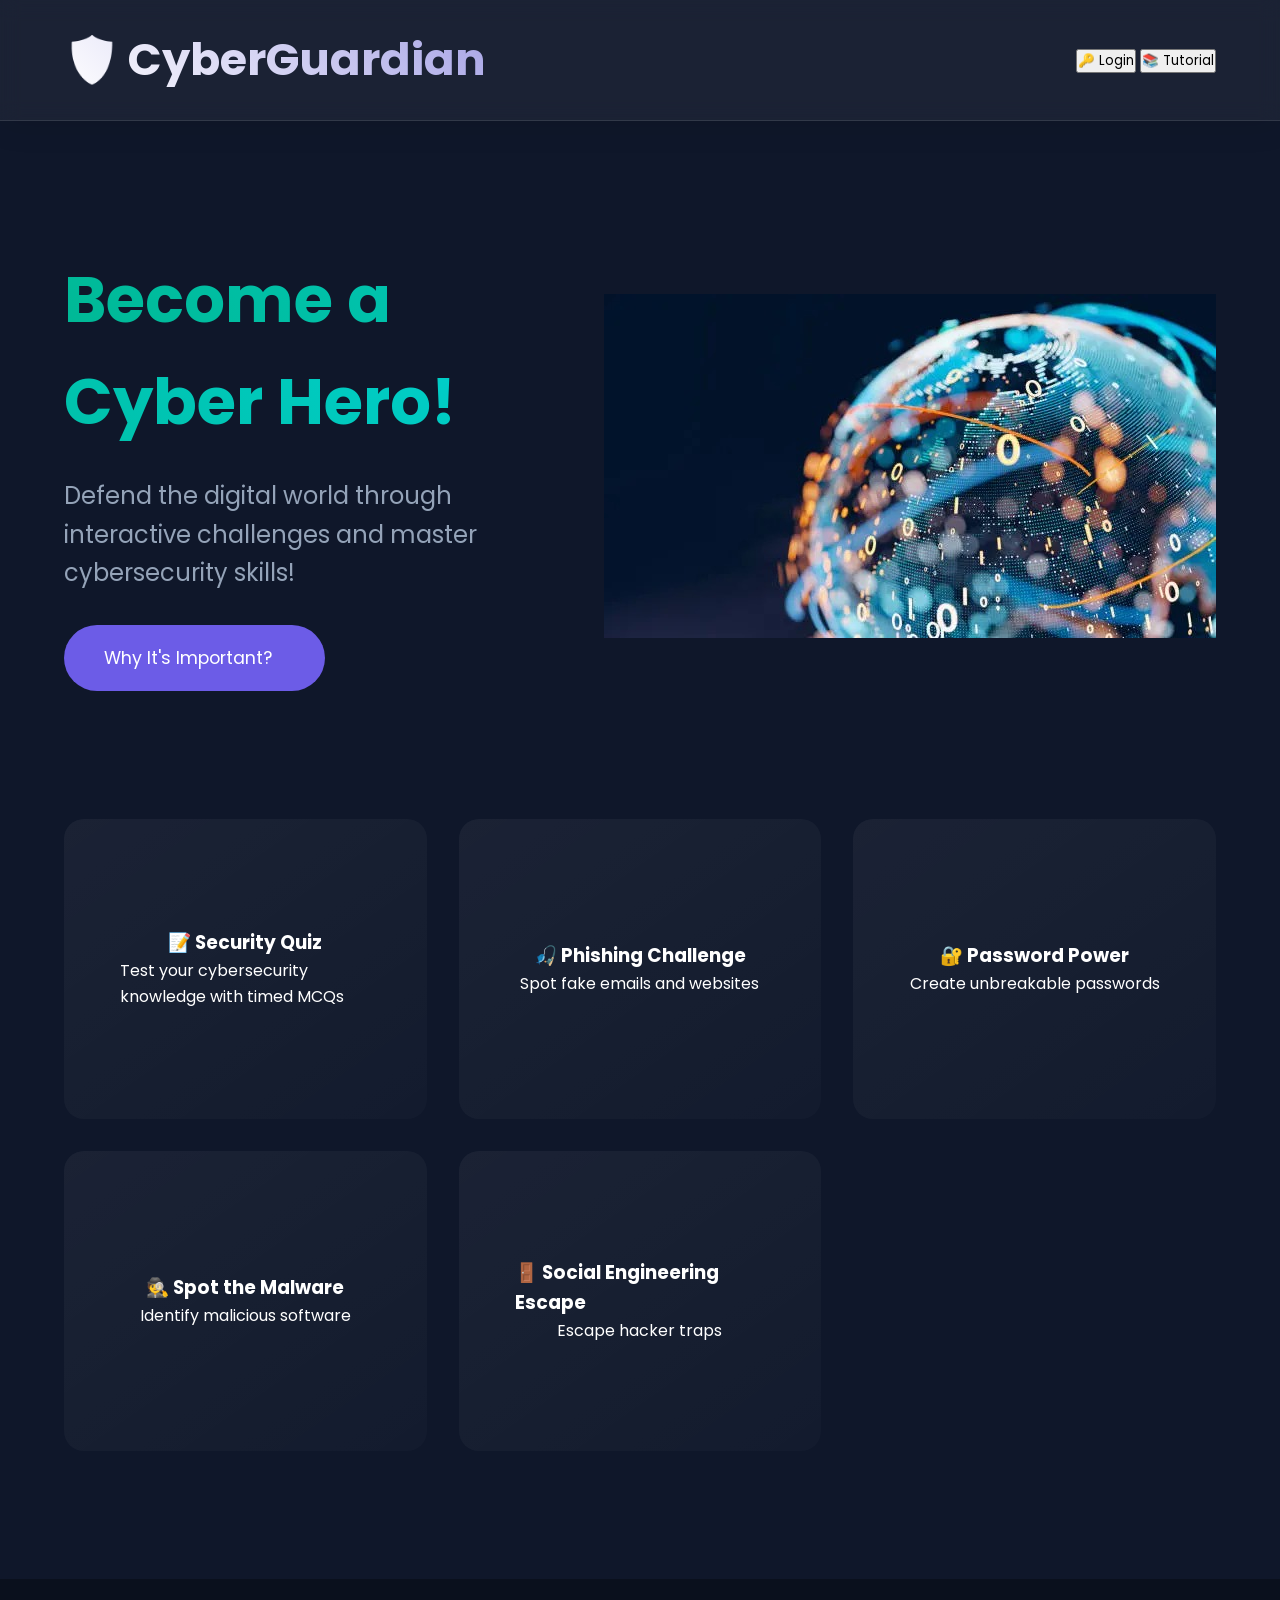
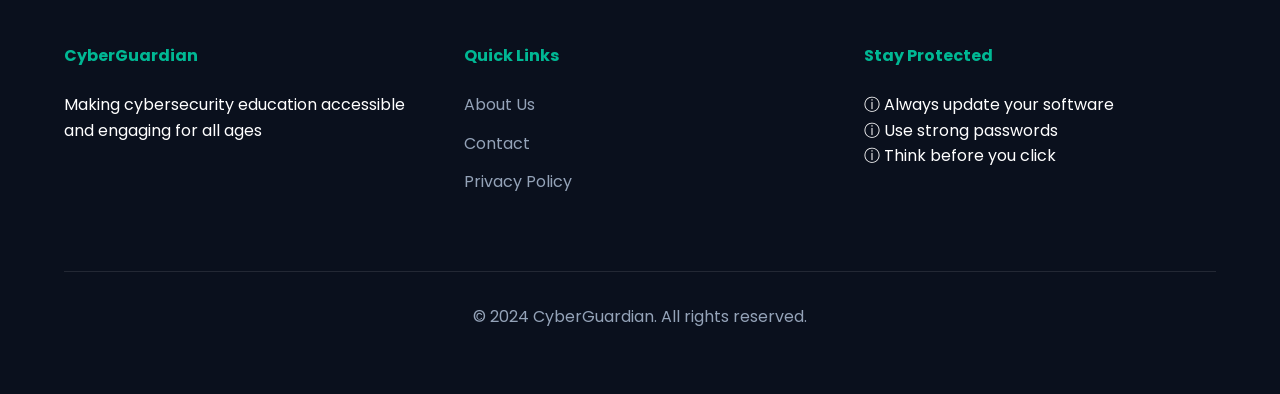
<file: public/index.html>
<!DOCTYPE html>
<html lang="en">
<head>
    <meta charset="UTF-8">
    <meta name="viewport" content="width=device-width, initial-scale=1.0">
    <title>CyberGuardian - Home</title>
    <link rel="stylesheet" href="https://fonts.googleapis.com/css2?family=Poppins:wght@300;400;600;700&display=swap">
    <link rel="stylesheet" href="style.css">
</head>
<body>
    <body>
        <div class="particles"></div>        
        <header class="glass-header">
            <h1 class="title">
                <span class="shield-icon">🛡️</span>
                CyberGuardian
            </h1>
            <nav>
                <button class="nav-btn" id="authBtn" onclick="toggleAuth()">🔑 Login</button>
                <button class="nav-btn" onclick="startLearning()">📚 Tutorial</button>
            </nav>
        </header>
    
        <main class="container">
            <section class="hero">
                <div class="hero-content">
                    <div class="hero-text">
                        <h2 class="hero-title">
                            <span class="gradient-text">Become a Cyber Hero!</span>
                            <div class="sparkle"></div>
                        </h2>
                        <p class="hero-subtitle">Defend the digital world through interactive challenges and master cybersecurity skills!</p>
                        <button class="cta-pulse" onclick="showImportance()">
                            Why It's Important?
                            <div class="hover-effect"></div>
                        </button>
    
                        <!-- Importance Pop-up -->
                        <div class="importance-popup" id="importancePopup">
                            <div class="popup-content">
                                <h2>Why Cybersecurity Matters?</h2>
                                <div class="importance-content">
                                    <div class="importance-item">
                                        <div class="importance-icon">🔒</div>
                                        <h3>Protect Personal Data</h3>
                                        <p>Prevent identity theft and financial fraud</p>
                                    </div>
                                    <div class="importance-item">
                                        <div class="importance-icon">🏢</div>
                                        <h3>Secure Businesses</h3>
                                        <p>Guard against corporate data breaches</p>
                                    </div>
                                    <div class="importance-item">
                                        <div class="importance-icon">🌐</div>
                                        <h3>National Security</h3>
                                        <p>Protect critical infrastructure from attacks</p>
                                    </div>
                                </div>
                                <button class="close-popup" onclick="closeImportance()">×</button>
                            </div>
                        </div>
                    </div>
                    <div class="hero-visual">
                         <img src="res/img.jpg" class="hero-image floating" alt="Cyber Security Illustration">                       
                        <div class="glow"></div>
                    </div>
                </div>
            </section>
    
            <!-- Games Section -->
            <section class="game-grid">
                <!-- Game 1: Security Quiz -->
                <article class="game-card" onclick="window.location='game-quiz.html'">
                    <div class="game-card-inner">
                        <div class="game-card-front">
                            <h3>📝 Security Quiz</h3>
                            <p>Test your cybersecurity knowledge with timed MCQs</p>
                        </div>
                        <div class="game-card-back">
                            <p>⏱️ Timed challenges<br>🌟 Earn stars<br>📊 Compare scores</p>
                        </div>
                    </div>
                </article>
    
                <!-- Game 2: Phishing Challenge -->
                <article class="game-card" onclick="loadGame(2)">
                    <div class="game-card-inner">
                        <div class="game-card-front">
                            <h3>🎣 Phishing Challenge</h3>
                            <p>Spot fake emails and websites</p>
                        </div>
                        <div class="game-card-back">
                            <p>🔍 Identify phishing attempts<br>📧 Analyze emails<br>🌐 Detect fake websites</p>
                        </div>
                    </div>
                </article>
    
                <!-- Game 3: Password Power -->
                <article class="game-card" onclick="loadGame(3)">
                    <div class="game-card-inner">
                        <div class="game-card-front">
                            <h3>🔐 Password Power</h3>
                            <p>Create unbreakable passwords</p>
                        </div>
                        <div class="game-card-back">
                            <p>💪 Test password strength<br>🤖 AI cracker simulation<br>🏆 Earn strength badges</p>
                        </div>
                    </div>
                </article>
    
                <!-- Game 4: Spot the Malware -->
                <article class="game-card" onclick="loadGame(4)">
                    <div class="game-card-inner">
                        <div class="game-card-front">
                            <h3>🕵️ Spot the Malware</h3>
                            <p>Identify malicious software</p>
                        </div>
                        <div class="game-card-back">
                            <p>🔍 Spot fake downloads<br>⚠️ Avoid malware traps<br>🛡️ Learn safe practices</p>
                        </div>
                    </div>
                </article>
    
                <!-- Game 5: Social Engineering Escape -->
                <article class="game-card" onclick="loadGame(5)">
                    <div class="game-card-inner">
                        <div class="game-card-front">
                            <h3>🚪 Social Engineering Escape</h3>
                            <p>Escape hacker traps</p>
                        </div>
                        <div class="game-card-back">
                            <p>🧠 Solve puzzles<br>📞 Avoid scams<br>🏃 Escape hacker traps</p>
                        </div>
                    </div>
                </article>
            </section>
        </main>
    
        <!-- Footer -->
        <footer class="footer">
            <div class="footer-content">
                <div class="footer-section">
                    <h4>CyberGuardian</h4>
                    <p>Making cybersecurity education accessible and engaging for all ages</p>
                </div>
                <div class="footer-section">
                    <h4>Quick Links</h4>
                    <ul>
                        <li><a href="#about">About Us</a></li>
                        <li><a href="#contact">Contact</a></li>
                        <li><a href="#privacy">Privacy Policy</a></li>
                    </ul>
                </div>
                <div class="footer-section">
                    <h4>Stay Protected</h4>
                    <p>ⓘ Always update your software<br>
                    ⓘ Use strong passwords<br>
                    ⓘ Think before you click</p>
                </div>
            </div>
            <div class="footer-bottom">
                <p>© 2024 CyberGuardian. All rights reserved.</p>
            </div>
        </footer>
    
        <script src="script.js"></script>
    </body>
    </html>
    <script src="script.js"></script>
</body>
</html>
</file>
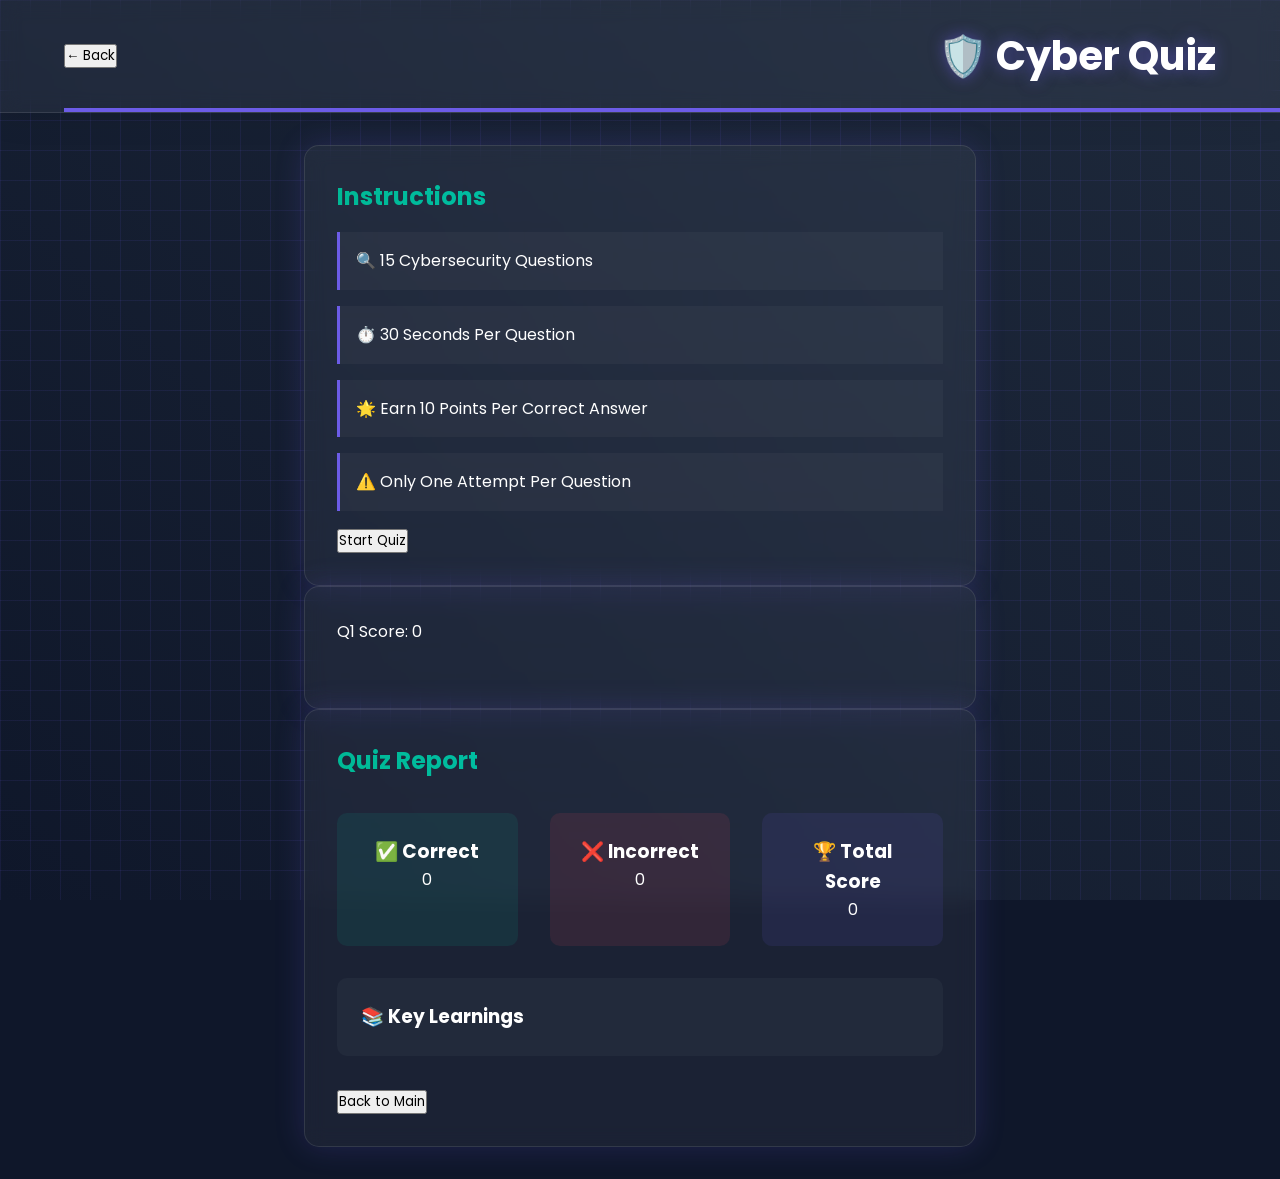
<file: public/game-quiz.html>
<!DOCTYPE html>
<html lang="en">
<head>
    <meta charset="UTF-8">
    <meta name="viewport" content="width=device-width, initial-scale=1.0">
    <title>Cyber Quiz - CyberGuardian</title>
    <link rel="stylesheet" href="https://fonts.googleapis.com/css2?family=Poppins:wght@300;400;600;700&display=swap">
    <link rel="stylesheet" href="style.css">
    <link rel="stylesheet" href="quiz-style.css">
</head>
<body>
    <div class="cyber-loader"></div>
    <div class="neon-grid"></div>
    
    <header class="glass-header">
        <button class="back-btn" onclick="window.location.href='index.html'">← Back</button>
        <h1 class="cyber-title">🛡️ Cyber Quiz</h1>
        <div class="timer-bar" id="timerBar"></div>
    </header>

    <main class="quiz-container">
        <!-- Instruction Screen -->
        <div class="screen instruction-screen active">
            <div class="cyber-card">
                <h2 class="gradient-text">Instructions</h2>
                <div class="cyber-list">
                    <p>🔍 15 Cybersecurity Questions</p>
                    <p>⏱️ 30 Seconds Per Question</p>
                    <p>🌟 Earn 10 Points Per Correct Answer</p>
                    <p>⚠️ Only One Attempt Per Question</p>
                </div>
                <button class="cyber-button" onclick="startQuiz()">Start Quiz</button>
            </div>
        </div>

        <!-- Quiz Screen -->
        <div class="screen quiz-screen">
            <div class="cyber-card">
                <div class="question-header">
                    <span class="question-number" id="questionNumber">Q1</span>
                    <span class="score" id="score">Score: 0</span>
                </div>
                <h2 class="question-text" id="questionText"></h2>
                <div class="options-grid" id="optionsContainer"></div>
            </div>
        </div>

        <!-- Results Screen -->
        <div class="screen result-screen">
            <div class="cyber-card">
                <h2 class="gradient-text">Quiz Report</h2>
                <div class="result-stats">
                    <div class="stat-box correct">
                        <h3>✅ Correct</h3>
                        <p id="correctAnswers">0</p>
                    </div>
                    <div class="stat-box incorrect">
                        <h3>❌ Incorrect</h3>
                        <p id="incorrectAnswers">0</p>
                    </div>
                    <div class="stat-box score">
                        <h3>🏆 Total Score</h3>
                        <p id="totalScore">0</p>
                    </div>
                </div>
                <div class="learnings-box">
                    <h3>📚 Key Learnings</h3>
                    <ul id="learningsList"></ul>
                </div>
                <button class="cyber-button" onclick="window.location.href='index.html'">Back to Main</button>
            </div>
        </div>
    </main>

    <script src="quiz-script.js"></script>
</body>
</html>
</file>
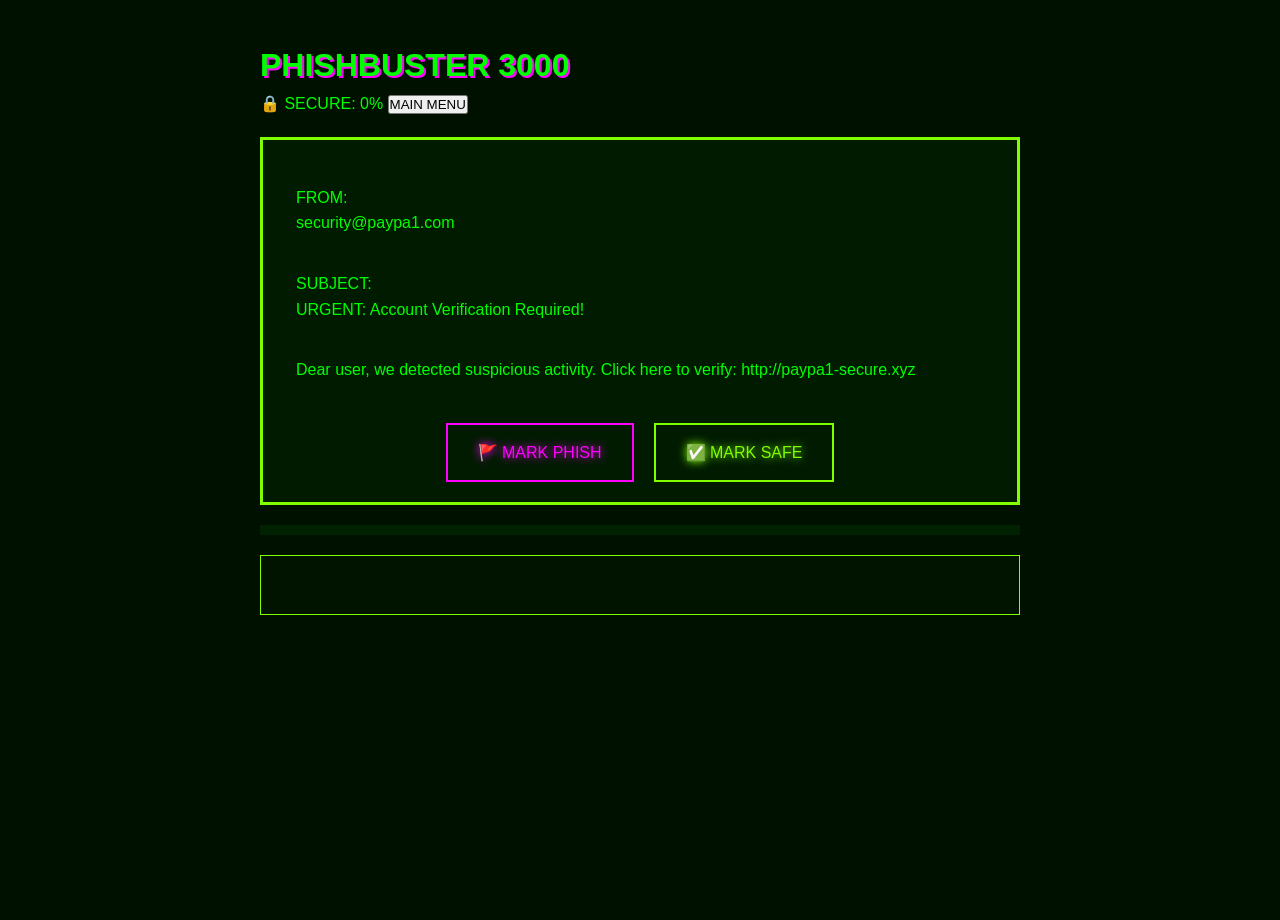
<file: public/game2.html>
<!DOCTYPE html>
<html lang="en">
<head>
    <meta charset="UTF-8">
    <meta name="viewport" content="width=device-width, initial-scale=1.0">
    <title>PhishBuster 3000</title>
    <link rel="stylesheet" href="style.css">
    <link rel="stylesheet" href="game2.css">
</head>
<body>
    <div class="game-container">
        <header class="game-header">
            <h1 class="glitch">PHISHBUSTER 3000</h1>
            <div class="score-board">
                <span id="score">🔒 SECURE: 0%</span>
                <button id="back-btn" class="cyber-button">MAIN MENU</button>
            </div>
        </header>

        <div class="email-inspector">
            <div class="email-parts">
                <div class="email-component from" data-type="sender">
                    <span class="label">FROM:</span>
                    <div class="content"></div>
                </div>
                <div class="email-component subject" data-type="subject">
                    <span class="label">SUBJECT:</span>
                    <div class="content"></div>
                </div>
                <div class="email-component body" data-type="body">
                    <div class="content"></div>
                </div>
            </div>
            
            <div class="analysis-tools">
                <div class="tool-btn" id="phish-btn">🚩 MARK PHISH</div>
                <div class="tool-btn" id="safe-btn">✅ MARK SAFE</div>
            </div>
        </div>

        <div class="hud">
            <div class="progress-bar">
                <div class="progress-fill"></div>
            </div>
            <div id="hint" class="ai-hint"></div>
        </div>
    </div>
    <script src="game2.js"></script>
</body>
</html>
</file>
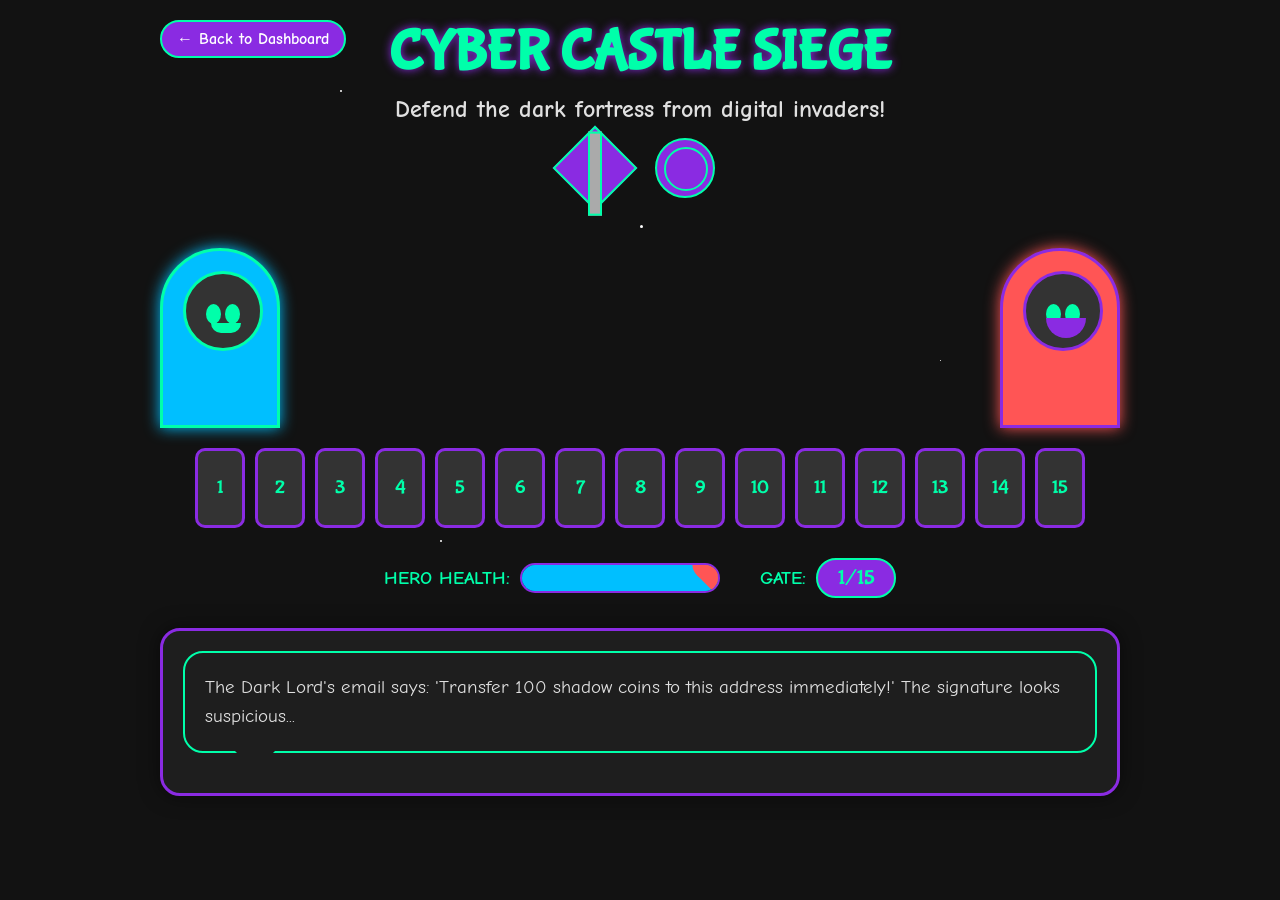
<file: public/game4.html>
<!DOCTYPE html>
<html lang="en">
<head>
    <meta charset="UTF-8">
    <meta name="viewport" content="width=device-width, initial-scale=1.0">
    <title>Cyber Castle Siege | Dark Defense</title>
    <link href="https://fonts.googleapis.com/css2?family=Bubblegum+Sans&family=Comic+Neue:wght@400;700&display=swap" rel="stylesheet">
    <link rel="stylesheet" href="game4.css">
</head>
<body>
    <div class="dark-game-container">
        <button class="back-btn" onclick="window.location.href='index.html'">← Back to Dashboard</button>
        
        <div class="game-header">
            <h1>CYBER CASTLE SIEGE</h1>
            <div class="subtitle">Defend the dark fortress from digital invaders!</div>
            <div class="header-decoration">
                <div class="sword"></div>
                <div class="shield"></div>
            </div>
        </div>

        <div class="character-area">
            <div class="hero" id="hero">
                <div class="hero-face">
                    <div class="eye left"></div>
                    <div class="eye right"></div>
                    <div class="mouth"></div>
                </div>
            </div>
            <div class="villain-container">
                <div class="villain" id="villain">
                    <div class="villain-face">
                        <div class="eye left"></div>
                        <div class="eye right"></div>
                        <div class="mouth evil"></div>
                    </div>
                </div>
            </div>
        </div>

        <div class="castle">
            <div class="gate" id="gate1">1</div>
            <div class="gate" id="gate2">2</div>
            <div class="gate" id="gate3">3</div>
            <div class="gate" id="gate4">4</div>
            <div class="gate" id="gate5">5</div>
            <div class="gate" id="gate6">6</div>
            <div class="gate" id="gate7">7</div>
            <div class="gate" id="gate8">8</div>
            <div class="gate" id="gate9">9</div>
            <div class="gate" id="gate10">10</div>
            <div class="gate" id="gate11">11</div>
            <div class="gate" id="gate12">12</div>
            <div class="gate" id="gate13">13</div>
            <div class="gate" id="gate14">14</div>
            <div class="gate" id="gate15">15</div>
        </div>

        <div class="stats">
            <div class="health-meter">
                <div class="label">HERO HEALTH:</div>
                <div class="meter">
                    <div class="fill" id="health" style="width: 100%"></div>
                    <div class="heart"></div>
                </div>
            </div>
            <div class="gate-counter">
                <div class="label">GATE:</div>
                <div class="counter" id="gate-counter">1/15</div>
            </div>
        </div>

        <div class="challenge-screen" id="challenge">
            <div class="speech-bubble" id="speech-bubble">
                <div class="text" id="scenario-text"></div>
            </div>
            <div class="options" id="options"></div>
        </div>

        <div class="result-overlay hidden" id="result">
            <div class="result-content">
                <h2 id="result-text"></h2>
                <div class="result-image" id="result-image"></div>
                <div class="result-stats" id="result-stats"></div>
                <div class="buttons">
                    <button class="btn try-again" onclick="resetGame()">TRY AGAIN</button>
                    <button class="btn dashboard" onclick="window.location.href='index.html'">DASHBOARD</button>
                </div>
            </div>
        </div>

        <div class="stars">
            <div class="star"></div>
            <div class="star"></div>
            <div class="star"></div>
            <div class="star"></div>
            <div class="star"></div>
        </div>
    </div>

    <script src="game4.js"></script>
</body>
</html>
</file>
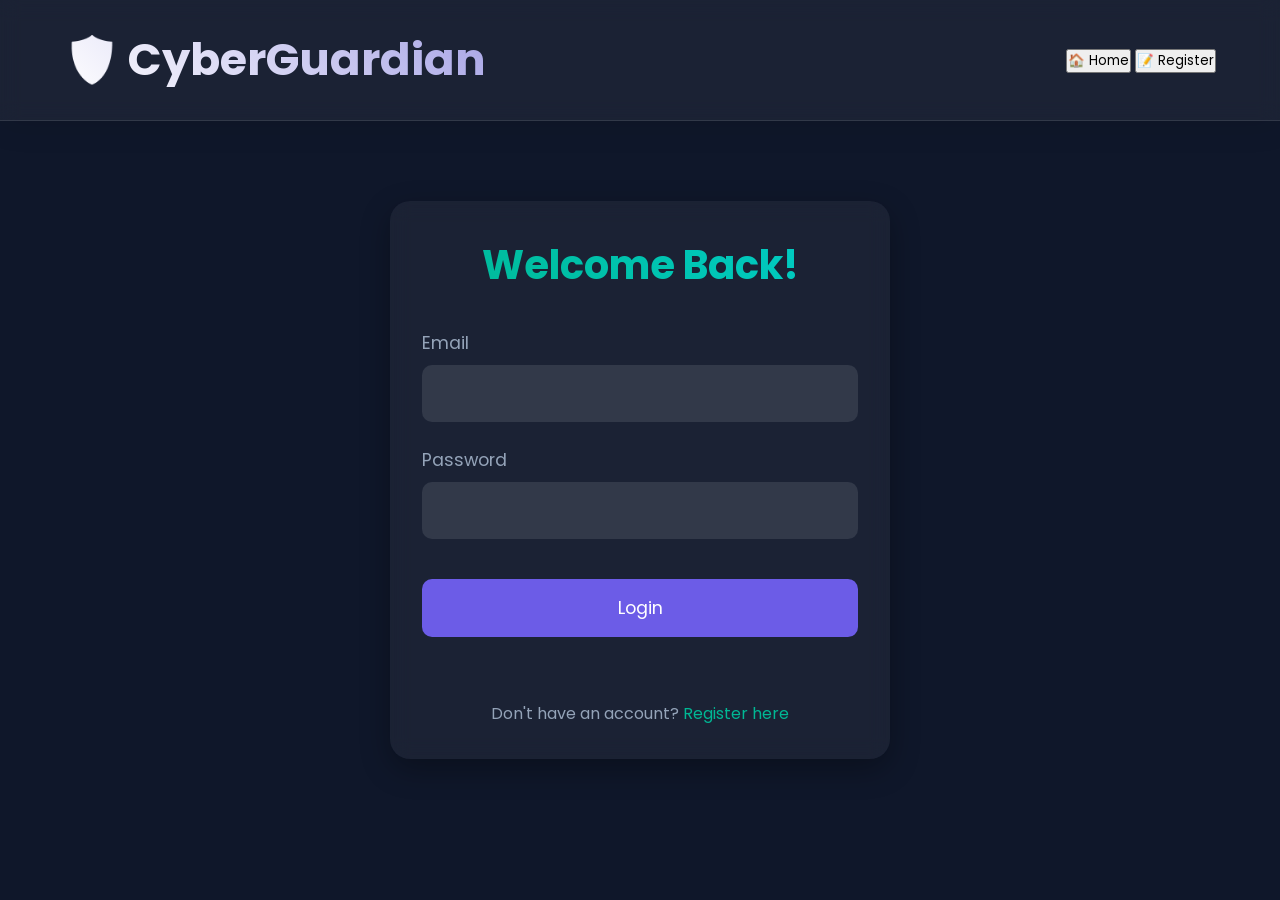
<file: public/auth/login.html>
<!DOCTYPE html>
<html lang="en">
<head>
    <meta charset="UTF-8">
    <meta name="viewport" content="width=device-width, initial-scale=1.0">
    <title>CyberGuardian - Login</title>
    <link rel="stylesheet" href="https://fonts.googleapis.com/css2?family=Poppins:wght@300;400;600;700&display=swap">
    <link rel="stylesheet" href="../style.css">
    <style>
        /* Same styles as register.html */
        .auth-container {
            max-width: 500px;
            margin: 5rem auto;
            padding: 2rem;
            background: rgba(255, 255, 255, 0.05);
            border-radius: 20px;
            backdrop-filter: blur(10px);
            box-shadow: 0 10px 30px rgba(0, 0, 0, 0.3);
        }
        
        .auth-title {
            text-align: center;
            margin-bottom: 2rem;
            font-size: 2.5rem;
            background: linear-gradient(45deg, #00b894, #00cec9);
            -webkit-background-clip: text;
            -webkit-text-fill-color: transparent;
        }
        
        .auth-form {
            display: flex;
            flex-direction: column;
            gap: 1.5rem;
        }
        
        .form-group {
            display: flex;
            flex-direction: column;
            gap: 0.5rem;
        }
        
        .form-group label {
            font-size: 1.1rem;
            color: #94a3b8;
        }
        
        .form-group input {
            padding: 1rem;
            border-radius: 10px;
            border: none;
            background: rgba(255, 255, 255, 0.1);
            color: white;
            font-size: 1rem;
            transition: all 0.3s;
        }
        
        .form-group input:focus {
            outline: none;
            background: rgba(255, 255, 255, 0.2);
            box-shadow: 0 0 0 2px #00b894;
        }
        
        .auth-btn {
            background: var(--primary);
            color: white;
            border: none;
            padding: 1rem;
            border-radius: 10px;
            font-size: 1.1rem;
            cursor: pointer;
            transition: all 0.3s;
            margin-top: 1rem;
        }
        
        .auth-btn:hover {
            background: #5a4bd6;
            transform: translateY(-2px);
        }
        
        .auth-link {
            text-align: center;
            margin-top: 1.5rem;
            color: #94a3b8;
        }
        
        .auth-link a {
            color: #00b894;
            text-decoration: none;
        }
        
        .error-message {
            color: #ff6b6b;
            text-align: center;
            margin-top: 1rem;
        }
    </style>
</head>
<body>
    <div class="particles"></div>
    
    <header class="glass-header">
        <h1 class="title">
            <span class="shield-icon">🛡️</span>
            CyberGuardian
        </h1>
        <nav>
            <button class="nav-btn" onclick="window.location='../index.html'">🏠 Home</button>
            <button class="nav-btn" onclick="window.location='register.html'">📝 Register</button>
        </nav>
    </header>

    <main class="container">
        <div class="auth-container">
            <h2 class="auth-title">Welcome Back!</h2>
            <form class="auth-form" id="loginForm">
                <div class="form-group">
                    <label for="email">Email</label>
                    <input type="email" id="email" name="email" required>
                </div>
                <div class="form-group">
                    <label for="password">Password</label>
                    <input type="password" id="password" name="password" required>
                </div>
                <button type="submit" class="auth-btn">Login</button>
                <div id="errorMessage" class="error-message"></div>
            </form>
            <p class="auth-link">Don't have an account? <a href="register.html">Register here</a></p>
        </div>
    </main>

    <script>
        document.getElementById('loginForm').addEventListener('submit', async (e) => {
            e.preventDefault();
            
            const email = document.getElementById('email').value;
            const password = document.getElementById('password').value;
            const errorMessage = document.getElementById('errorMessage');
            
            try {
                const response = await fetch('http://localhost:5000/api/login', {
                    method: 'POST',
                    headers: {
                        'Content-Type': 'application/json'
                    },
                    body: JSON.stringify({ email, password })
                });
                
                const data = await response.json();
                
                if (!response.ok) {
                    errorMessage.textContent = data.message || 'Login failed';
                    return;
                }
                
                // Save token and redirect
                localStorage.setItem('cyberToken', data.token);
                window.location.href = '../index.html';
            } catch (err) {
                errorMessage.textContent = 'Failed to connect to server';
                console.error(err);
            }
        });
    </script>
</body>
</html>
</file>
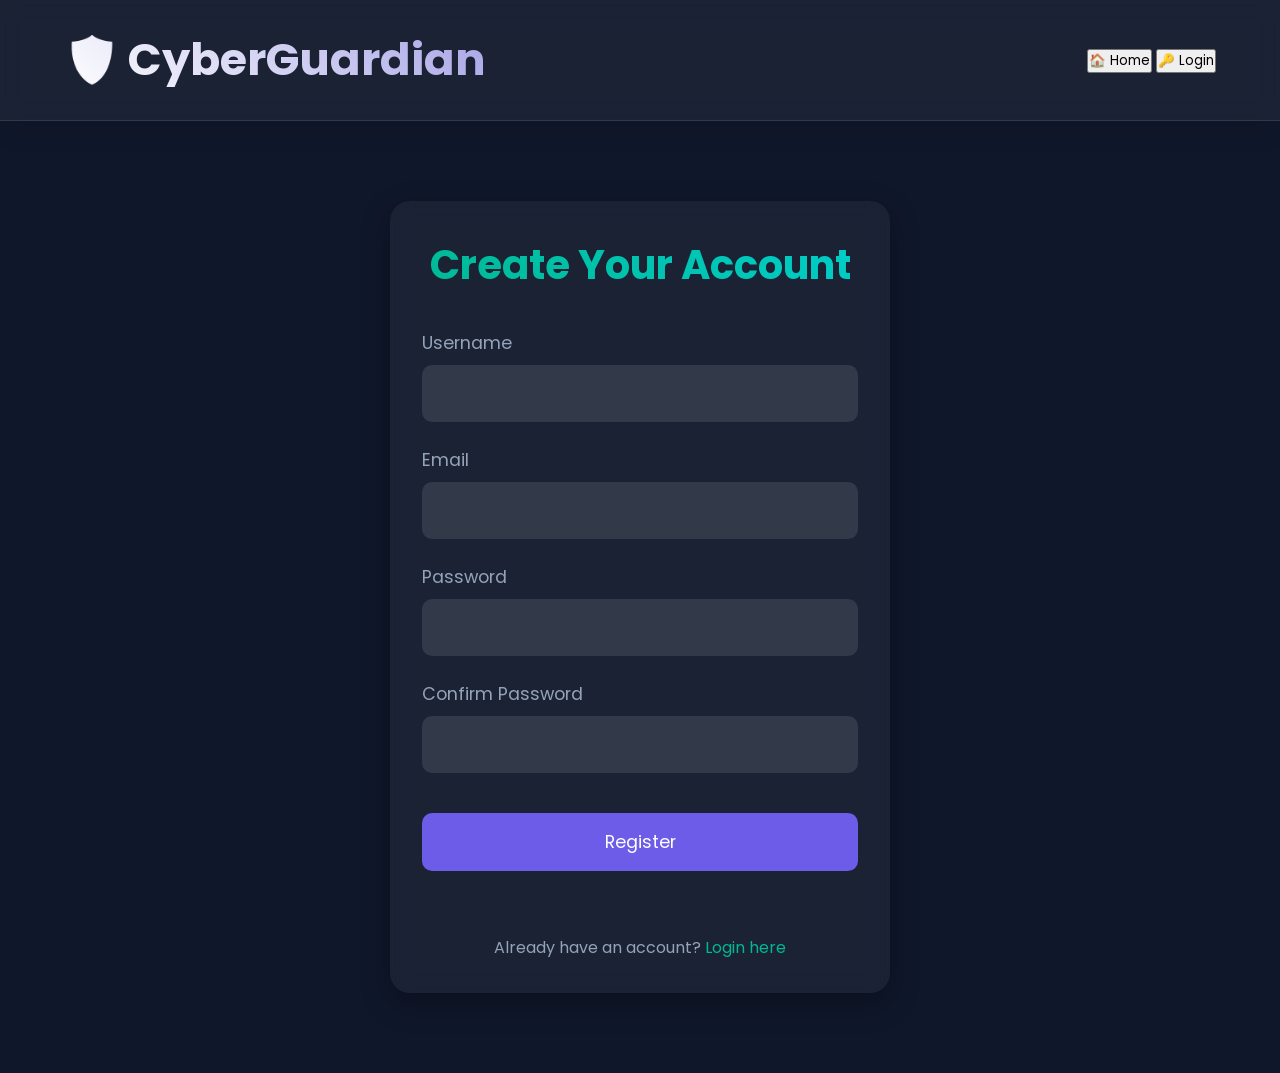
<file: public/auth/register.html>
<!DOCTYPE html>
<html lang="en">
<head>
    <meta charset="UTF-8">
    <meta name="viewport" content="width=device-width, initial-scale=1.0">
    <title>CyberGuardian - Register</title>
    <link rel="stylesheet" href="https://fonts.googleapis.com/css2?family=Poppins:wght@300;400;600;700&display=swap">
    <link rel="stylesheet" href="../style.css">
    <style>
        .auth-container {
            max-width: 500px;
            margin: 5rem auto;
            padding: 2rem;
            background: rgba(255, 255, 255, 0.05);
            border-radius: 20px;
            backdrop-filter: blur(10px);
            box-shadow: 0 10px 30px rgba(0, 0, 0, 0.3);
        }
        
        .auth-title {
            text-align: center;
            margin-bottom: 2rem;
            font-size: 2.5rem;
            background: linear-gradient(45deg, #00b894, #00cec9);
            -webkit-background-clip: text;
            -webkit-text-fill-color: transparent;
        }
        
        .auth-form {
            display: flex;
            flex-direction: column;
            gap: 1.5rem;
        }
        
        .form-group {
            display: flex;
            flex-direction: column;
            gap: 0.5rem;
        }
        
        .form-group label {
            font-size: 1.1rem;
            color: #94a3b8;
        }
        
        .form-group input {
            padding: 1rem;
            border-radius: 10px;
            border: none;
            background: rgba(255, 255, 255, 0.1);
            color: white;
            font-size: 1rem;
            transition: all 0.3s;
        }
        
        .form-group input:focus {
            outline: none;
            background: rgba(255, 255, 255, 0.2);
            box-shadow: 0 0 0 2px #00b894;
        }
        
        .auth-btn {
            background: var(--primary);
            color: white;
            border: none;
            padding: 1rem;
            border-radius: 10px;
            font-size: 1.1rem;
            cursor: pointer;
            transition: all 0.3s;
            margin-top: 1rem;
        }
        
        .auth-btn:hover {
            background: #5a4bd6;
            transform: translateY(-2px);
        }
        
        .auth-link {
            text-align: center;
            margin-top: 1.5rem;
            color: #94a3b8;
        }
        
        .auth-link a {
            color: #00b894;
            text-decoration: none;
        }
        
        .error-message {
            color: #ff6b6b;
            text-align: center;
            margin-top: 1rem;
        }
    </style>
</head>
<body>
    <div class="particles"></div>
    
    <header class="glass-header">
        <h1 class="title">
            <span class="shield-icon">🛡️</span>
            CyberGuardian
        </h1>
        <nav>
            <button class="nav-btn" onclick="window.location='../index.html'">🏠 Home</button>
            <button class="nav-btn" onclick="window.location='login.html'">🔑 Login</button>
        </nav>
    </header>

    <main class="container">
        <div class="auth-container">
            <h2 class="auth-title">Create Your Account</h2>
            <form class="auth-form" id="registerForm">
                <div class="form-group">
                    <label for="username">Username</label>
                    <input type="text" id="username" name="username" required>
                </div>
                <div class="form-group">
                    <label for="email">Email</label>
                    <input type="email" id="email" name="email" required>
                </div>
                <div class="form-group">
                    <label for="password">Password</label>
                    <input type="password" id="password" name="password" required minlength="6">
                </div>
                <div class="form-group">
                    <label for="confirmPassword">Confirm Password</label>
                    <input type="password" id="confirmPassword" name="confirmPassword" required minlength="6">
                </div>
                <button type="submit" class="auth-btn">Register</button>
                <div id="errorMessage" class="error-message"></div>
            </form>
            <p class="auth-link">Already have an account? <a href="login.html">Login here</a></p>
        </div>
    </main>

    <script>
        document.getElementById('registerForm').addEventListener('submit', async (e) => {
            e.preventDefault();
            
            const username = document.getElementById('username').value;
            const email = document.getElementById('email').value;
            const password = document.getElementById('password').value;
            const confirmPassword = document.getElementById('confirmPassword').value;
            const errorMessage = document.getElementById('errorMessage');
            
            // Basic validation
            if (password !== confirmPassword) {
                errorMessage.textContent = 'Passwords do not match';
                return;
            }
            
            try {
                const response = await fetch('http://localhost:5000/api/register', {
                    method: 'POST',
                    headers: {
                        'Content-Type': 'application/json'
                    },
                    body: JSON.stringify({ username, email, password })
                });
                
                const data = await response.json();
                
                if (!response.ok) {
                    errorMessage.textContent = data.message || 'Registration failed';
                    return;
                }
                
                // Save token and redirect
                localStorage.setItem('cyberToken', data.token);
                window.location.href = '../index.html';
            } catch (err) {
                errorMessage.textContent = 'Failed to connect to server';
                console.error(err);
            }
        });
    </script>
</body>
</html>
</file>
<file: public/style.css>
:root {
    --primary: #6c5ce7;
    --secondary: #a8a5e6;
    --accent: #ffd700;
    --background: #0f172a;
    --glass: rgba(255, 255, 255, 0.05);
}

* {
    margin: 0;
    padding: 0;
    box-sizing: border-box;
    font-family: 'Poppins', sans-serif;
}

body {
    background: var(--background);
    color: #fff;
    line-height: 1.6;
    overflow-x: hidden;
}

.glass-header {
    padding: 1.5rem 5%;
    background: var(--glass);
    backdrop-filter: blur(10px);
    display: flex;
    justify-content: space-between;
    align-items: center;
    position: relative;
    box-shadow: 0 4px 30px rgba(0, 0, 0, 0.1);
    border-bottom: 1px solid rgba(255, 255, 255, 0.1);
}

.title {
    font-size: 2.8rem;
    font-weight: 700;
    background: linear-gradient(45deg, #fff, var(--secondary));
    -webkit-background-clip: text;
    -webkit-text-fill-color: transparent;
    display: flex;
    align-items: center;
    gap: 0.5rem;
}

.hero {
    padding: 8rem 5% 4rem;
}

.hero-content {
    display: grid;
    grid-template-columns: 1fr 1fr;
    gap: 4rem;
    align-items: center;
}

.hero-title {
    font-size: 4rem;
    margin-bottom: 1.5rem;
    position: relative;
}

.gradient-text {
    background: linear-gradient(45deg, #00b894, #00cec9);
    -webkit-background-clip: text;
    -webkit-text-fill-color: transparent;
}

.hero-subtitle {
    font-size: 1.5rem;
    margin-bottom: 2rem;
    color: #94a3b8;
    max-width: 600px;
}

.cta-pulse {
    background: var(--primary);
    border: none;
    padding: 1.25rem 2.5rem;
    font-size: 1.1rem;
    color: white;
    border-radius: 50px;
    cursor: pointer;
    position: relative;
    overflow: hidden;
    transition: all 0.3s;
    display: inline-flex;
    align-items: center;
    gap: 0.8rem;
}

.cta-pulse:hover {
    transform: translateY(-3px);
    box-shadow: 0 10px 30px rgba(108, 92, 231, 0.5);
}

.game-grid {
    display: grid;
    grid-template-columns: repeat(auto-fit, minmax(300px, 1fr));
    gap: 2rem;
    padding: 4rem 5%;
}

.game-card {
    background: linear-gradient(145deg, rgba(255,255,255,0.05), rgba(255,255,255,0.02));
    border-radius: 20px;
    padding: 1.5rem;
    min-height: 300px;
    perspective: 1000px;
    cursor: pointer;
    transition: transform 0.6s;
}

.game-card-inner {
    position: relative;
    width: 100%;
    height: 100%;
    transition: transform 0.6s;
    transform-style: preserve-3d;
}

.game-card:hover .game-card-inner {
    transform: rotateY(180deg);
}

.game-card-front,
.game-card-back {
    position: absolute;
    width: 100%;
    height: 100%;
    backface-visibility: hidden;
    display: flex;
    flex-direction: column;
    justify-content: center;
    align-items: center;
    padding: 2rem;
    border-radius: 15px;
}

.game-card-back {
    transform: rotateY(180deg);
    background: linear-gradient(45deg, #6c5ce7, #4b4bcc);
}

.floating {
    animation: float 6s ease-in-out infinite;
}

@keyframes float {
    0% { transform: translateY(0px); }
    50% { transform: translateY(-30px); }
    100% { transform: translateY(0px); }
}

.particles {
    position: fixed;
    top: 0;
    left: 0;
    width: 100%;
    height: 100%;
    pointer-events: none;
    z-index: -1;
}

.features {
    display: grid;
    grid-template-columns: repeat(3, 1fr);
    gap: 2rem;
    padding: 4rem 5%;
}

.feature-card {
    background: var(--glass);
    padding: 2.5rem;
    border-radius: 20px;
    text-align: center;
    transition: transform 0.3s;
}

.feature-card:hover {
    transform: translateY(-10px);
}

.feature-icon {
    font-size: 3rem;
    margin-bottom: 1rem;
}

/* Importance Pop-up Styles */
.importance-popup {
    display: none;
    position: absolute;
    top: 100%;
    left: 50%;
    transform: translateX(-50%);
    width: 90%;
    max-width: 600px;
    background: var(--background);
    border: 1px solid rgba(255, 255, 255, 0.1);
    border-radius: 15px;
    padding: 2rem;
    box-shadow: 0 10px 30px rgba(0, 0, 0, 0.3);
    z-index: 100;
    margin-top: 1rem;
}

.popup-content {
    position: relative;
}

.close-popup {
    position: absolute;
    top: -1.5rem;
    right: -1.5rem;
    background: var(--primary);
    border: none;
    color: white;
    font-size: 1.5rem;
    width: 40px;
    height: 40px;
    border-radius: 50%;
    cursor: pointer;
    display: flex;
    align-items: center;
    justify-content: center;
    transition: transform 0.3s;
}

.close-popup:hover {
    transform: rotate(90deg);
}

.importance-content {
    display: grid;
    grid-template-columns: repeat(3, 1fr);
    gap: 1.5rem;
}

.importance-item {
    background: rgba(255, 255, 255, 0.05);
    padding: 1.5rem;
    border-radius: 10px;
    text-align: center;
    transition: transform 0.3s;
}

.importance-item:hover {
    transform: translateY(-5px);
}

.importance-icon {
    font-size: 2rem;
    margin-bottom: 1rem;
}

/* Footer Styles */
.footer {
    background: rgba(0,0,0,0.3);
    padding: 4rem 5% 2rem;
    margin-top: 4rem;
}

.footer-content {
    display: grid;
    grid-template-columns: repeat(3, 1fr);
    gap: 3rem;
    padding-bottom: 2rem;
}

.footer-section h4 {
    color: #00b894;
    margin-bottom: 1.5rem;
}

.footer-section ul {
    list-style: none;
}

.footer-section li {
    margin-bottom: 0.8rem;
}

.footer-section a {
    color: #94a3b8;
    text-decoration: none;
}

.footer-section a:hover {
    color: #00b894;
}

.footer-bottom {
    text-align: center;
    padding: 2rem 0;
    border-top: 1px solid rgba(255,255,255,0.1);
    margin-top: 2rem;
    color: #94a3b8;
}

@media (max-width: 768px) {
    .hero-content {
        grid-template-columns: 1fr;
        text-align: center;
    }
    
    .hero-title {
        font-size: 3rem;
    }
    
    .features {
        grid-template-columns: 1fr;
    }
}
</file>
<file: public/quiz-style.css>
.cyber-loader {
    position: fixed;
    top: 0;
    left: 0;
    width: 100%;
    height: 100%;
    background: linear-gradient(45deg, #0f172a, #1e293b);
    z-index: -2;
}

.neon-grid {
    position: fixed;
    top: 0;
    left: 0;
    width: 100%;
    height: 100%;
    background-image: 
        linear-gradient(rgba(108, 92, 231, 0.1) 1px, transparent 1px),
        linear-gradient(90deg, rgba(108, 92, 231, 0.1) 1px, transparent 1px);
    background-size: 30px 30px;
    z-index: -1;
    animation: gridMove 50s linear infinite;
}

@keyframes gridMove {
    0% { background-position: 0 0; }
    100% { background-position: 1000px 1000px; }
}

.cyber-title {
    font-size: 2.5rem;
    text-shadow: 0 0 15px rgba(108, 92, 231, 0.5);
    animation: neonPulse 2s infinite alternate;
}

.timer-bar {
    height: 4px;
    background: #6c5ce7;
    width: 100%;
    position: absolute;
    bottom: 0;
    transition: width 0.3s linear;
}

.quiz-container {
    padding: 2rem 5%;
    max-width: 800px;
    margin: 0 auto;
}

.cyber-card {
    background: rgba(255, 255, 255, 0.05);
    backdrop-filter: blur(10px);
    border-radius: 15px;
    padding: 2rem;
    border: 1px solid rgba(255, 255, 255, 0.1);
    box-shadow: 0 0 30px rgba(108, 92, 231, 0.2);
}

.cyber-list p {
    padding: 1rem;
    margin: 1rem 0;
    background: rgba(255, 255, 255, 0.03);
    border-left: 3px solid #6c5ce7;
}

.options-grid {
    display: grid;
    gap: 1rem;
    margin-top: 2rem;
}

.option-item {
    padding: 1.5rem;
    background: rgba(255, 255, 255, 0.05);
    border: 1px solid transparent;
    border-radius: 10px;
    cursor: pointer;
    transition: all 0.3s;
}

.option-item:hover {
    transform: translateY(-3px);
    border-color: #6c5ce7;
    box-shadow: 0 0 15px rgba(108, 92, 231, 0.3);
}

.result-stats {
    display: grid;
    grid-template-columns: repeat(3, 1fr);
    gap: 2rem;
    margin: 2rem 0;
}

.stat-box {
    padding: 1.5rem;
    border-radius: 10px;
    text-align: center;
}

.stat-box.correct { background: rgba(0, 184, 148, 0.1); }
.stat-box.incorrect { background: rgba(255, 71, 87, 0.1); }
.stat-box.score { background: rgba(108, 92, 231, 0.1); }

.learnings-box {
    background: rgba(255, 255, 255, 0.03);
    padding: 1.5rem;
    border-radius: 10px;
    margin: 2rem 0;
}

.correct-learning {
    color: #00b894;
    border-left: 3px solid #00b894;
    padding: 0.5rem;
    margin: 0.5rem 0;
    background: rgba(0, 184, 148, 0.05);
}

.incorrect-learning {
    color: #ff4757;
    border-left: 3px solid #ff4757;
    padding: 0.5rem;
    margin: 0.5rem 0;
    background: rgba(255, 71, 87, 0.05);
}

.q-number {
    font-weight: 700;
    margin-right: 8px;
    color: #6c5ce7;
}

@keyframes neonPulse {
    from { text-shadow: 0 0 10px rgba(108, 92, 231, 0.5); }
    to { text-shadow: 0 0 25px rgba(108, 92, 231, 0.8); }
}
</file>
<file: public/game2.css>
:root {
    --neon-green: #7fff00;
    --cyber-pink: #ff00ff;
    --matrix-bg: #001100;
    --terminal-text: #00ff00;
}

body {
    background: var(--matrix-bg);
    font-family: 'Courier New', monospace;
    color: var(--terminal-text);
    margin: 0;
    min-height: 100vh;
}

.game-container {
    max-width: 800px;
    margin: 20px auto;
    padding: 20px;
}

.glitch {
    animation: glitch 2s infinite;
    text-shadow: 2px 2px var(--cyber-pink);
}

@keyframes glitch {
    0% { transform: translate(0); }
    20% { transform: translate(-2px, 2px); }
    40% { transform: translate(-2px, -2px); }
    60% { transform: translate(2px, 2px); }
    80% { transform: translate(2px, -2px); }
    100% { transform: translate(0); }
}

.email-inspector {
    border: 3px solid var(--neon-green);
    padding: 20px;
    margin: 20px 0;
    position: relative;
    background: rgba(0, 30, 0, 0.8);
}

.email-component {
    margin: 15px 0;
    padding: 10px;
    border-left: 3px solid transparent;
    transition: all 0.3s;
}

.email-component:hover {
    border-left-color: var(--neon-green);
}

.analysis-tools {
    display: flex;
    gap: 20px;
    justify-content: center;
    margin-top: 30px;
}

.tool-btn {
    padding: 15px 30px;
    border: 2px solid;
    cursor: pointer;
    transition: all 0.3s;
    text-shadow: 0 0 10px currentColor;
}

#phish-btn {
    border-color: var(--cyber-pink);
    color: var(--cyber-pink);
}

#safe-btn {
    border-color: var(--neon-green);
    color: var(--neon-green);
}

.tool-btn:hover {
    transform: scale(1.1);
    box-shadow: 0 0 20px currentColor;
}

.progress-bar {
    height: 10px;
    background: #002200;
    margin: 20px 0;
}

.progress-fill {
    height: 100%;
    width: 0%;
    background: linear-gradient(90deg, var(--neon-green), var(--cyber-pink));
    transition: width 0.5s;
}

.ai-hint {
    border: 1px solid var(--neon-green);
    padding: 15px;
    min-height: 60px;
    background: rgba(0, 20, 0, 0.9);
}
</file>
<file: public/game4.css>
:root {
    --primary: #8a2be2;
    --secondary: #ff5555;
    --accent: #00ffaa;
    --health: #00bfff;
    --text: #e0e0e0;
    --background: #121212;
    --card-bg: #1e1e1e;
    --border: #333;
}

* {
    margin: 0;
    padding: 0;
    box-sizing: border-box;
}

body {
    background-color: var(--background);
    font-family: 'Comic Neue', cursive;
    color: var(--text);
    overflow-x: hidden;
}

.dark-game-container {
    max-width: 1000px;
    margin: 0 auto;
    padding: 20px;
    position: relative;
    min-height: 100vh;
}

.back-btn {
    position: absolute;
    top: 20px;
    left: 20px;
    padding: 8px 15px;
    background-color: var(--primary);
    border: 2px solid var(--accent);
    border-radius: 20px;
    font-family: 'Comic Neue', cursive;
    font-weight: bold;
    font-size: 1rem;
    color: white;
    cursor: pointer;
    transition: all 0.2s;
    z-index: 100;
}

.back-btn:hover {
    background-color: var(--accent);
    color: var(--background);
}

.game-header {
    text-align: center;
    margin-bottom: 30px;
    position: relative;
}

.game-header h1 {
    font-family: 'Bubblegum Sans', cursive;
    font-size: 3.5rem;
    color: var(--accent);
    text-shadow: 0 0 10px var(--primary);
    margin-bottom: 10px;
}

.subtitle {
    font-size: 1.5rem;
    color: var(--text);
    font-weight: bold;
}

.header-decoration {
    display: flex;
    justify-content: center;
    gap: 30px;
    margin-top: 15px;
}

.sword, .shield {
    width: 60px;
    height: 60px;
    background-color: var(--primary);
    border: 2px solid var(--accent);
    position: relative;
}

.sword {
    transform: rotate(45deg);
}

.sword::before {
    content: '';
    position: absolute;
    width: 10px;
    height: 80px;
    background-color: #aaa;
    top: -10px;
    left: 25px;
    border: 2px solid var(--accent);
    transform: rotate(-45deg);
}

.shield {
    border-radius: 50%;
}

.shield::before {
    content: '';
    position: absolute;
    width: 40px;
    height: 40px;
    border: 2px solid var(--accent);
    border-radius: 50%;
    top: 7px;
    left: 7px;
}

.character-area {
    display: flex;
    justify-content: space-between;
    align-items: flex-end;
    height: 200px;
    margin-bottom: 20px;
    position: relative;
}

.hero {
    width: 120px;
    height: 180px;
    background-color: var(--health);
    border: 3px solid var(--accent);
    border-radius: 60px 60px 0 0;
    position: relative;
    z-index: 2;
    transition: all 0.3s;
    box-shadow: 0 0 15px var(--health);
}

.hero-face {
    width: 80px;
    height: 80px;
    background-color: #333;
    border: 3px solid var(--accent);
    border-radius: 50%;
    position: absolute;
    top: 20px;
    left: 20px;
}

.eye {
    width: 15px;
    height: 20px;
    background-color: var(--accent);
    border-radius: 50%;
    position: absolute;
    top: 30px;
}

.eye.left {
    left: 20px;
}

.eye.right {
    right: 20px;
}

.mouth {
    width: 30px;
    height: 10px;
    background-color: var(--accent);
    border-radius: 0 0 20px 20px;
    position: absolute;
    bottom: 15px;
    left: 25px;
}

.villain-container {
    position: relative;
    z-index: 1;
}

.villain {
    width: 120px;
    height: 180px;
    background-color: var(--secondary);
    border: 3px solid var(--primary);
    border-radius: 60px 60px 0 0;
    position: relative;
    transition: all 0.3s;
    box-shadow: 0 0 15px var(--secondary);
}

.villain-face {
    width: 80px;
    height: 80px;
    background-color: #333;
    border: 3px solid var(--primary);
    border-radius: 50%;
    position: absolute;
    top: 20px;
    left: 20px;
}

.mouth.evil {
    width: 40px;
    height: 20px;
    background-color: var(--primary);
    border-radius: 0 0 40px 40px;
    bottom: 10px;
    left: 20px;
}

.castle {
    display: flex;
    justify-content: center;
    gap: 10px;
    margin-bottom: 30px;
}

.gate {
    width: 50px;
    height: 80px;
    background-color: #333;
    border: 3px solid var(--primary);
    border-radius: 10px;
    display: flex;
    justify-content: center;
    align-items: center;
    font-family: 'Bubblegum Sans', cursive;
    font-size: 1.2rem;
    color: var(--accent);
    transition: all 0.3s;
}

.gate.active {
    background-color: var(--primary);
    transform: translateY(-10px);
    box-shadow: 0 0 15px var(--primary);
}

.gate.breached {
    background-color: var(--secondary);
    animation: gateBreach 0.5s;
}

.stats {
    display: flex;
    justify-content: center;
    gap: 40px;
    margin-bottom: 30px;
}

.health-meter, .gate-counter {
    display: flex;
    align-items: center;
    gap: 10px;
}

.label {
    font-weight: bold;
    font-size: 1.2rem;
    color: var(--accent);
}

.meter {
    width: 200px;
    height: 30px;
    background-color: #333;
    border: 2px solid var(--primary);
    border-radius: 15px;
    position: relative;
    overflow: hidden;
}

.fill {
    height: 100%;
    background-color: var(--health);
    transition: width 0.5s;
    box-shadow: 0 0 10px var(--health);
}

.heart {
    position: absolute;
    right: -15px;
    top: -5px;
    width: 30px;
    height: 30px;
    background-color: var(--secondary);
    transform: rotate(45deg);
}

.heart::before, .heart::after {
    content: '';
    width: 30px;
    height: 30px;
    background-color: var(--secondary);
    border-radius: 50%;
    position: absolute;
}

.heart::before {
    top: -15px;
    left: 0;
}

.heart::after {
    top: 0;
    left: -15px;
}

.counter {
    width: 80px;
    height: 40px;
    background-color: var(--primary);
    border: 2px solid var(--accent);
    border-radius: 20px;
    display: flex;
    justify-content: center;
    align-items: center;
    font-family: 'Bubblegum Sans', cursive;
    font-size: 1.3rem;
    color: var(--accent);
}

.challenge-screen {
    background-color: var(--card-bg);
    border: 3px solid var(--primary);
    border-radius: 20px;
    padding: 20px;
    margin-bottom: 30px;
    position: relative;
    box-shadow: 0 0 20px rgba(0,0,0,0.5);
}

.speech-bubble {
    background-color: var(--card-bg);
    border: 2px solid var(--accent);
    border-radius: 20px;
    padding: 20px;
    margin-bottom: 20px;
    position: relative;
    min-height: 100px;
}

.speech-bubble::after {
    content: '';
    position: absolute;
    bottom: -20px;
    left: 50px;
    border-width: 20px 20px 0;
    border-style: solid;
    border-color: var(--card-bg) transparent;
}

.speech-bubble::before {
    content: '';
    position: absolute;
    bottom: -24px;
    left: 48px;
    border-width: 22px 22px 0;
    border-style: solid;
    border-color: var(--accent) transparent;
    z-index: -1;
}

.text {
    font-size: 1.2rem;
    line-height: 1.5;
    color: var(--text);
}

.options {
    display: grid;
    grid-template-columns: repeat(auto-fit, minmax(250px, 1fr));
    gap: 15px;
}

.option-btn {
    padding: 15px;
    background-color: var(--card-bg);
    border: 2px solid var(--primary);
    border-radius: 15px;
    font-family: 'Comic Neue', cursive;
    font-size: 1rem;
    color: var(--text);
    cursor: pointer;
    transition: all 0.2s;
    text-align: left;
}

.option-btn:hover {
    background-color: var(--primary);
    transform: translateY(-3px);
    box-shadow: 0 5px 15px var(--primary);
}

.option-btn.correct {
    background-color: #2e7d32;
    animation: bounce 0.5s;
}

.option-btn.incorrect {
    background-color: #c62828;
    animation: shake 0.5s;
}

.result-overlay {
    position: fixed;
    top: 0;
    left: 0;
    width: 100%;
    height: 100%;
    background-color: rgba(0,0,0,0.9);
    display: flex;
    justify-content: center;
    align-items: center;
    z-index: 100;
}

.result-content {
    background-color: var(--card-bg);
    border: 3px solid var(--accent);
    border-radius: 20px;
    padding: 30px;
    max-width: 500px;
    text-align: center;
    position: relative;
    box-shadow: 0 0 30px var(--primary);
}

.result-content h2 {
    font-family: 'Bubblegum Sans', cursive;
    font-size: 2.5rem;
    margin-bottom: 20px;
    color: var(--accent);
}

.result-image {
    width: 200px;
    height: 200px;
    margin: 0 auto 20px;
    font-size: 5rem;
    line-height: 200px;
}

.result-stats {
    font-size: 1.2rem;
    margin-bottom: 20px;
    color: var(--text);
}

.buttons {
    display: flex;
    gap: 20px;
    justify-content: center;
    margin-top: 20px;
}

.btn {
    padding: 12px 25px;
    border: 2px solid var(--accent);
    border-radius: 30px;
    font-family: 'Comic Neue', cursive;
    font-weight: bold;
    font-size: 1.1rem;
    cursor: pointer;
    transition: all 0.2s;
}

.try-again {
    background-color: var(--primary);
    color: white;
}

.dashboard {
    background-color: var(--accent);
    color: var(--background);
}

.btn:hover {
    transform: scale(1.05);
    box-shadow: 0 0 15px currentColor;
}

.stars {
    position: absolute;
    top: 0;
    left: 0;
    width: 100%;
    height: 100%;
    pointer-events: none;
    z-index: -1;
}

.star {
    position: absolute;
    background-color: white;
    border-radius: 50%;
    animation: twinkle 2s infinite alternate;
}

.star:nth-child(1) {
    width: 2px;
    height: 2px;
    top: 10%;
    left: 20%;
    animation-delay: 0s;
}
.star:nth-child(2) {
    width: 3px;
    height: 3px;
    top: 25%;
    left: 50%;
    animation-delay: 0.5s;
}
.star:nth-child(3) {
    width: 1px;
    height: 1px;
    top: 40%;
    left: 80%;
    animation-delay: 1s;
}
.star:nth-child(4) {
    width: 2px;
    height: 2px;
    top: 60%;
    left: 30%;
    animation-delay: 1.5s;
}
.star:nth-child(5) {
    width: 3px;
    height: 3px;
    top: 75%;
    left: 65%;
    animation-delay: 0.2s;
}

@keyframes twinkle {
    0% { opacity: 0.2; }
    100% { opacity: 1; }
}

@keyframes bounce {
    0%, 100% { transform: translateY(0); }
    50% { transform: translateY(-20px); }
}

@keyframes shake {
    0%, 100% { transform: translateX(0); }
    10%, 30%, 50%, 70%, 90% { transform: translateX(-5px); }
    20%, 40%, 60%, 80% { transform: translateX(5px); }
}

@keyframes gateBreach {
    0% { transform: scale(1); }
    50% { transform: scale(1.2); }
    100% { transform: scale(1); }
}

.hidden {
    display: none !important;
}

/* Responsive styles */
@media (max-width: 768px) {
    .game-header h1 {
        font-size: 2.5rem;
    }
    
    .subtitle {
        font-size: 1.2rem;
    }
    
    .options {
        grid-template-columns: 1fr;
    }
    
    .character-area {
        height: 150px;
    }
    
    .hero, .villain {
        width: 80px;
        height: 120px;
    }
    
    .hero-face, .villain-face {
        width: 50px;
        height: 50px;
        top: 10px;
        left: 15px;
    }
    
    .eye {
        top: 20px;
    }
    
    .mouth {
        bottom: 10px;
        left: 15px;
    }
}
</file>
